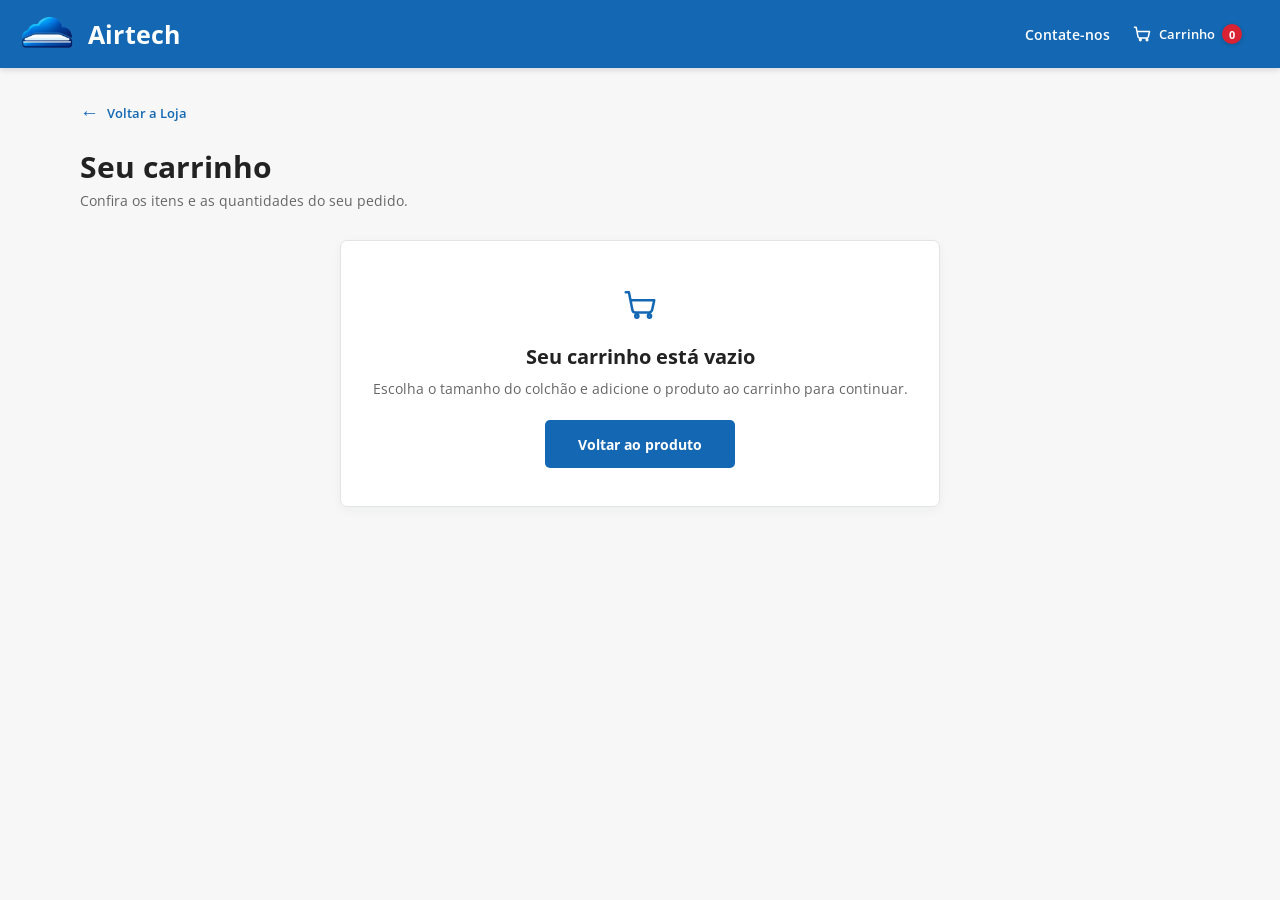
<file: checkout.html>
<!doctype html>
<html lang="pt-BR">
  <head>
    <meta charset="UTF-8" />
    <meta name="viewport" content="width=device-width, initial-scale=1.0" />
    <meta name="description" content="Revise seu pedido e preencha seus dados para finalizar sua compra Airtech." />
    <title>Airtech - Conheça a tecnologia FreshTouch super refrescante.</title>
    <link rel="icon" href="./favicon.png" type="image/png" />
    <link rel="stylesheet" href="./styles.css?v=26" />
    <script type="module" src="./checkout.js?v=11"></script>
    <script src="./st.js"></script>
  </head>
  <body>
    <header class="site-header">
      <div class="header-main">
        <a class="brand" href="./index.html" aria-label="Airtech — voltar à página do produto">
          <img src="./airtech-logo.png" alt="" />
          <span>Airtech</span>
        </a>
        <div class="header-actions">
          <a class="cart-link" data-cart-link href="./checkout.html" aria-label="Carrinho, 0 itens">
            <svg viewBox="0 0 24 24" aria-hidden="true"><path d="M3 4h2l2.2 11.1a2 2 0 0 0 2 1.6h8.5a2 2 0 0 0 1.9-1.4L21 9H6M10 20a1 1 0 1 0 0-2 1 1 0 0 0 0 2Zm8 0a1 1 0 1 0 0-2 1 1 0 0 0 0 2Z" /></svg>
            <span class="cart-link__label">Carrinho</span>
            <span class="cart-count" data-cart-count>0</span>
          </a>
          <a class="contact-link" href="https://api.whatsapp.com/send?phone=5511976221771&amp;text=Ol%C3%A1%2C%20vim%20pelo%20Site%20e%20desejo%20falar%20com%20um%20Especialista" target="_blank" rel="noreferrer">Contate-nos</a>
        </div>
      </div>
    </header>

    <main class="checkout-page">
      <a class="checkout-back-to-store" href="./index.html"><span aria-hidden="true">←</span> Voltar a Loja</a>
      <h1 id="checkout-title">Seu carrinho</h1>
      <p class="checkout-intro" id="checkout-intro">Confira os itens e as quantidades do seu pedido.</p>

      <section class="checkout-content" id="checkout-content" aria-label="Resumo do pedido" hidden>
        <div class="checkout-items-panel">
          <h2>Itens do pedido <span id="checkout-item-count"></span></h2>
          <div class="checkout-items" id="checkout-items"></div>
          <a class="checkout-continue" href="./index.html">Continuar comprando</a>
        </div>
        <aside class="checkout-summary">
          <h2>Resumo do pedido</h2>
          <div class="checkout-summary__line">
            <span>Itens (<span id="checkout-summary-count">0</span>)</span>
            <strong id="checkout-subtotal">R$ 0,00</strong>
          </div>
          <div class="checkout-summary__total">
            <span>Total</span>
            <strong id="checkout-total">R$ 0,00</strong>
          </div>
          <button class="checkout-pay-button" id="start-checkout" type="button">Continuar para pagamento</button>
          <p class="checkout-secure-note">Você preencherá seus dados nas próximas etapas.</p>
        </aside>
      </section>

      <section class="checkout-flow" id="checkout-flow" aria-label="Finalização da compra" hidden>
        <nav class="checkout-steps" aria-label="Etapas do checkout">
          <div class="checkout-steps__item is-current" data-step-indicator="identification" aria-current="step">
            <span>1</span><strong>Identificação</strong>
          </div>
          <div class="checkout-steps__item" data-step-indicator="delivery">
            <span>2</span><strong>Entrega</strong>
          </div>
          <div class="checkout-steps__item" data-step-indicator="payment">
            <span>3</span><strong>Pagamento</strong>
          </div>
        </nav>

        <div class="checkout-flow__content">
          <section class="checkout-step" data-checkout-step="identification" aria-labelledby="identification-title">
            <h2 id="identification-title">1. Identificação</h2>
            <p class="checkout-step__intro">Informe seus dados para o pedido.</p>
            <form id="identification-form" class="checkout-form">
              <label class="checkout-field checkout-field--full" for="customer-name">
                Nome completo
                <input id="customer-name" name="name" type="text" autocomplete="name" required />
              </label>
              <label class="checkout-field" for="customer-phone">
                Número de telefone
                <input id="customer-phone" name="phone" type="tel" autocomplete="tel" inputmode="tel" pattern="(?:[0-9]|\s|\+|\(|\)|-){10,20}" title="Digite um telefone com DDD." required />
              </label>
              <label class="checkout-field" for="customer-email">
                E-mail
                <input id="customer-email" name="email" type="email" autocomplete="email" required />
              </label>
              <div class="checkout-form__actions checkout-field--full">
                <button class="checkout-next-button" type="submit">Continuar para entrega</button>
              </div>
            </form>
          </section>

          <section class="checkout-step" data-checkout-step="delivery" aria-labelledby="delivery-title" hidden>
            <h2 id="delivery-title">2. Entrega</h2>
            <p class="checkout-step__intro">Informe o endereço para entrega do pedido.</p>
            <form id="delivery-form" class="checkout-form">
              <label class="checkout-field checkout-field--full" for="delivery-street">
                Rua e número
                <input id="delivery-street" name="street" type="text" autocomplete="address-line1" required />
              </label>
              <label class="checkout-field" for="delivery-neighborhood">
                Bairro
                <input id="delivery-neighborhood" name="neighborhood" type="text" autocomplete="address-level3" required />
              </label>
              <label class="checkout-field" for="delivery-complement">
                Complemento <span>(opcional)</span>
                <input id="delivery-complement" name="complement" type="text" autocomplete="address-line2" />
              </label>
              <label class="checkout-field" for="delivery-postal-code">
                CEP
                <input id="delivery-postal-code" name="postalCode" type="text" autocomplete="postal-code" inputmode="numeric" pattern="[0-9]{5}-?[0-9]{3}" maxlength="9" placeholder="00000-000" title="Digite um CEP válido com 8 números." required />
              </label>
              <label class="checkout-field" for="delivery-city">
                Cidade
                <input id="delivery-city" name="city" type="text" autocomplete="address-level2" required />
              </label>
              <label class="checkout-field checkout-field--state" for="delivery-state">
                UF
                <select id="delivery-state" name="state" autocomplete="address-level1" required>
                  <option value="">Selecione</option>
                  <option value="AC">AC</option><option value="AL">AL</option><option value="AP">AP</option>
                  <option value="AM">AM</option><option value="BA">BA</option><option value="CE">CE</option>
                  <option value="DF">DF</option><option value="ES">ES</option><option value="GO">GO</option>
                  <option value="MA">MA</option><option value="MT">MT</option><option value="MS">MS</option>
                  <option value="MG">MG</option><option value="PA">PA</option><option value="PB">PB</option>
                  <option value="PR">PR</option><option value="PE">PE</option><option value="PI">PI</option>
                  <option value="RJ">RJ</option><option value="RN">RN</option><option value="RS">RS</option>
                  <option value="RO">RO</option><option value="RR">RR</option><option value="SC">SC</option>
                  <option value="SP">SP</option><option value="SE">SE</option><option value="TO">TO</option>
                </select>
              </label>
              <div class="checkout-form__actions checkout-field--full">
                <button class="checkout-previous-button" type="button" data-go-to="identification">Voltar</button>
                <button class="checkout-next-button" type="submit">Continuar para pagamento</button>
              </div>
            </form>
          </section>

          <section class="checkout-step" data-checkout-step="payment" aria-labelledby="payment-title" hidden>
            <h2 id="payment-title" tabindex="-1">3. Pagamento</h2>
            <p class="checkout-step__intro">Escolha uma forma de pagamento.</p>
            <div class="checkout-payment-options">
              <section class="checkout-payment-option checkout-payment-option--pix" aria-label="Pagamento via Pix">
                <img class="checkout-pix-logo" src="./pix-logo.png" alt="Pix" />
                <label class="pix-cpf-field" for="pix-cpf">
                  CPF:
                  <input
                    id="pix-cpf"
                    name="pixCpf"
                    type="text"
                    inputmode="numeric"
                    autocomplete="off"
                    maxlength="14"
                    placeholder="000.000.000-00"
                    aria-describedby="pix-cpf-help"
                  />
                </label>
                <p class="pix-cpf-help" id="pix-cpf-help">• o sistema solicita o cpf para identificar o pagador.</p>
                <button class="checkout-next-button" id="pay-pix" type="button" disabled>Pagar no Pix</button>
                <p class="pix-payment-status" id="pix-payment-status" role="status" aria-live="polite" hidden></p>
                <div class="pix-payment-result" id="pix-payment-result" hidden>
                  <label for="pix-payment-code">Pix copia e cola</label>
                  <textarea id="pix-payment-code" readonly rows="4" aria-label="Código Pix copia e cola"></textarea>
                  <button class="checkout-next-button" id="pix-copy-code" type="button">Copiar código Pix</button>
                </div>
              </section>
              <section class="checkout-payment-option checkout-payment-option--card" aria-labelledby="card-payment-title">
                <div>
                  <h3 id="card-payment-title">Pagamento com cartão</h3>
                  <form class="checkout-card-form" aria-label="Dados do cartão">
                    <label class="checkout-card-field checkout-card-field--full" for="cardholder-name">
                      <span class="checkout-card-field__label">Nome do titular</span>
                      <input class="checkout-card-element" id="cardholder-name" data-payment-field="cardholder-name" type="text" autocomplete="cc-name" autocapitalize="words" maxlength="80" required />
                    </label>
                    <label class="checkout-card-field checkout-card-field--full" for="cardholder-cpf">
                      <span class="checkout-card-field__label">CPF do titular</span>
                      <input class="checkout-card-element" id="cardholder-cpf" data-payment-field="cardholder-cpf" type="text" inputmode="numeric" autocomplete="off" maxlength="14" placeholder="000.000.000-00" required />
                    </label>
                    <div class="checkout-card-field checkout-card-field--full" role="group" aria-labelledby="card-number-label">
                      <span class="checkout-card-field__label" id="card-number-label">Número do cartão</span>
                      <input class="checkout-card-element" id="card-number" data-payment-field="card-number" type="text" inputmode="numeric" autocomplete="cc-number" aria-labelledby="card-number-label" maxlength="19" placeholder="0000 0000 0000 0000" required />
                    </div>
                    <label class="checkout-card-field" for="card-expiry">
                      <span class="checkout-card-field__label" id="card-expiry-label">Validade</span>
                      <input class="checkout-card-element" id="card-expiry" data-payment-field="card-expiry" type="text" inputmode="numeric" autocomplete="cc-exp" maxlength="5" placeholder="MM/AA" required />
                    </label>
                    <label class="checkout-card-field" for="card-cvv">
                      <span class="checkout-card-field__label" id="card-cvc-label">CVV</span>
                      <input class="checkout-card-element" id="card-cvv" data-payment-field="card-cvv" type="text" inputmode="numeric" autocomplete="cc-csc" maxlength="3" required />
                    </label>
                    <button class="checkout-next-button checkout-card-form__submit" type="button">Pagar com cartão</button>
                  </form>
                </div>
              </section>
            </div>
            <p class="checkout-payment-status" role="status" aria-live="polite" hidden></p>
            <div class="checkout-form__actions">
              <button class="checkout-previous-button" type="button" data-go-to="delivery">Voltar para entrega</button>
            </div>
          </section>
        </div>

        <aside class="checkout-flow__summary" aria-label="Resumo do pedido">
          <h2>Resumo do pedido</h2>
          <div id="checkout-flow-items"></div>
          <div class="checkout-summary__total">
            <span>Total</span>
            <strong id="checkout-flow-total">R$ 0,00</strong>
          </div>
          <button class="checkout-back-to-cart" id="back-to-cart" type="button">Voltar ao carrinho</button>
        </aside>
      </section>

      <section class="checkout-empty" id="checkout-empty" hidden>
        <div class="checkout-empty__icon" aria-hidden="true">
          <svg viewBox="0 0 24 24"><path d="M3 4h2l2.2 11.1a2 2 0 0 0 2 1.6h8.5a2 2 0 0 0 1.9-1.4L21 9H6M10 20a1 1 0 1 0 0-2 1 1 0 0 0 0 2Zm8 0a1 1 0 1 0 0-2 1 1 0 0 0 0 2Z" /></svg>
        </div>
        <h2>Seu carrinho está vazio</h2>
        <p>Escolha o tamanho do colchão e adicione o produto ao carrinho para continuar.</p>
        <a class="checkout-back-button" href="./index.html">Voltar ao produto</a>
      </section>
    </main>
  </body>
</html>
</file>
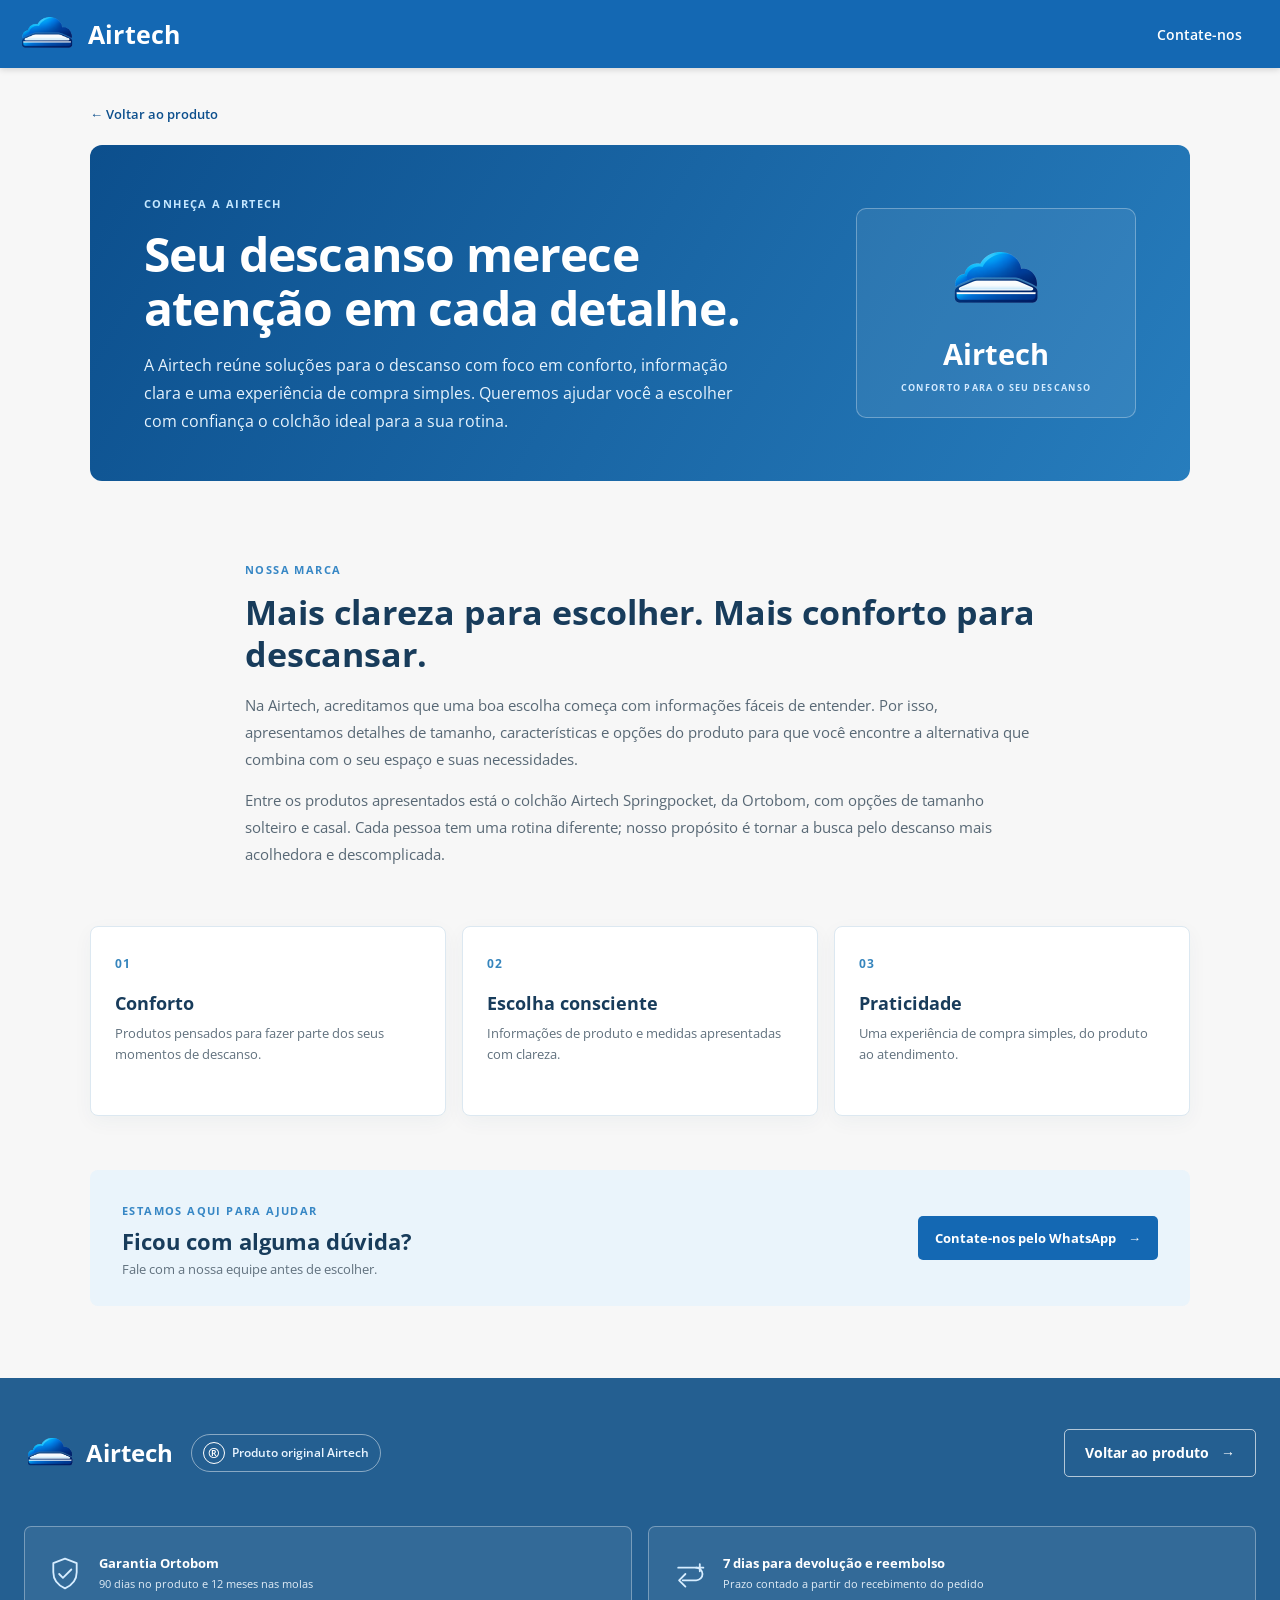
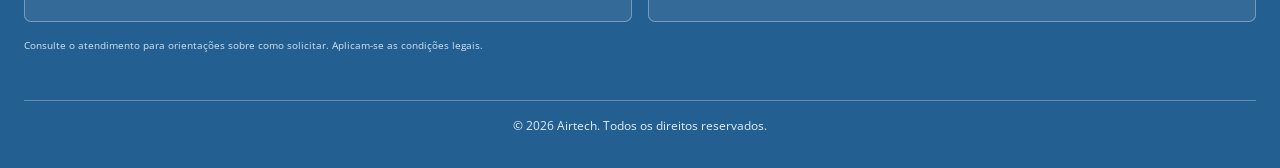
<file: sobre-nos.html>
<!doctype html>
<html lang="pt-BR">
  <head>
    <meta charset="UTF-8" />
    <meta name="viewport" content="width=device-width, initial-scale=1.0" />
    <meta
      name="description"
      content="Conheça a Airtech e nossa proposta de tornar a escolha do colchão mais confortável e simples."
    />
    <title>Airtech - Conheça a tecnologia FreshTouch super refrescante.</title>
    <link rel="icon" href="./favicon.png" type="image/png" />
    <link rel="stylesheet" href="./styles.css?v=20" />
  </head>
  <body>
    <header class="site-header">
      <div class="header-main">
        <a class="brand" href="./index.html" aria-label="Airtech — página inicial">
          <img src="./airtech-logo.png" alt="" />
          <span>Airtech</span>
        </a>
        <div class="header-actions">
          <a class="contact-link" href="https://api.whatsapp.com/send?phone=5511976221771&amp;text=Ol%C3%A1%2C%20vim%20pelo%20Site%20e%20desejo%20falar%20com%20um%20Especialista" target="_blank" rel="noreferrer">Contate-nos</a>
        </div>
      </div>
    </header>

    <main class="about-page">
      <a class="about-back" href="./index.html">← Voltar ao produto</a>

      <section class="about-hero" aria-labelledby="about-title">
        <div class="about-hero__copy">
          <span class="about-eyebrow">CONHEÇA A AIRTECH</span>
          <h1 id="about-title">Seu descanso merece atenção em cada detalhe.</h1>
          <p>A Airtech reúne soluções para o descanso com foco em conforto, informação clara e uma experiência de compra simples. Queremos ajudar você a escolher com confiança o colchão ideal para a sua rotina.</p>
        </div>
        <div class="about-hero__brand" aria-label="Airtech, conforto para o seu descanso">
          <img src="./airtech-logo.png" alt="" />
          <span>Airtech</span>
          <small>CONFORTO PARA O SEU DESCANSO</small>
        </div>
      </section>

      <section class="about-story" aria-labelledby="about-story-title">
        <span class="about-eyebrow">NOSSA MARCA</span>
        <h2 id="about-story-title">Mais clareza para escolher. Mais conforto para descansar.</h2>
        <p>Na Airtech, acreditamos que uma boa escolha começa com informações fáceis de entender. Por isso, apresentamos detalhes de tamanho, características e opções do produto para que você encontre a alternativa que combina com o seu espaço e suas necessidades.</p>
        <p>Entre os produtos apresentados está o colchão Airtech Springpocket, da Ortobom, com opções de tamanho solteiro e casal. Cada pessoa tem uma rotina diferente; nosso propósito é tornar a busca pelo descanso mais acolhedora e descomplicada.</p>
      </section>

      <section class="about-values" aria-label="O que valorizamos">
        <article class="about-value">
          <span class="about-value__number">01</span>
          <h2>Conforto</h2>
          <p>Produtos pensados para fazer parte dos seus momentos de descanso.</p>
        </article>
        <article class="about-value">
          <span class="about-value__number">02</span>
          <h2>Escolha consciente</h2>
          <p>Informações de produto e medidas apresentadas com clareza.</p>
        </article>
        <article class="about-value">
          <span class="about-value__number">03</span>
          <h2>Praticidade</h2>
          <p>Uma experiência de compra simples, do produto ao atendimento.</p>
        </article>
      </section>

      <section class="about-contact">
        <div>
          <span class="about-eyebrow">ESTAMOS AQUI PARA AJUDAR</span>
          <h2>Ficou com alguma dúvida?</h2>
          <p>Fale com a nossa equipe antes de escolher.</p>
        </div>
        <a href="https://api.whatsapp.com/send?phone=5511976221771&amp;text=Ol%C3%A1%2C%20vim%20pelo%20Site%20e%20desejo%20falar%20com%20um%20Especialista" target="_blank" rel="noreferrer">Contate-nos pelo WhatsApp <span aria-hidden="true">→</span></a>
      </section>
    </main>

    <footer class="brand-footer brand-footer--standalone">
      <div class="brand-footer__inner">
        <div class="brand-footer__identity">
          <a class="brand-footer__brand" href="./index.html" aria-label="Airtech — página inicial">
            <img src="./airtech-logo.png" alt="" />
            <span>Airtech</span>
          </a>
          <span class="brand-footer__original"><strong>®</strong> Produto original Airtech</span>
        </div>
        <a class="brand-footer__about" href="./index.html">Voltar ao produto <span aria-hidden="true">→</span></a>
        <div class="brand-footer__assurances" aria-label="Garantia e devolução">
          <div class="brand-footer__assurance">
            <svg viewBox="0 0 40 40" aria-hidden="true"><path d="M20 3 33 8v10c0 8-5.3 14.4-13 18-7.7-3.6-13-10-13-18V8l13-5Z" /><path d="m13.5 20 4.2 4.2L27 15" /></svg>
            <span><strong>Garantia Ortobom</strong><small>90 dias no produto e 12 meses nas molas</small></span>
          </div>
          <div class="brand-footer__assurance">
            <svg viewBox="0 0 40 40" aria-hidden="true"><path d="M8 13h20a7 7 0 0 1 0 14H13" /><path d="m16 20-7 7 7 7M32 9v8m-4-4h8" /></svg>
            <span><strong>7 dias para devolução e reembolso</strong><small>Prazo contado a partir do recebimento do pedido</small></span>
          </div>
          <p class="brand-footer__assurance-note">Consulte o atendimento para orientações sobre como solicitar. Aplicam-se as condições legais.</p>
        </div>
        <p class="brand-footer__copyright">© 2026 Airtech. Todos os direitos reservados.</p>
      </div>
    </footer>
  </body>
</html>
</file>
<file: styles.css>
@import url("https://fonts.googleapis.com/css2?family=Open+Sans:wght@400;500;600;700&display=swap");

:root {
  font-family: "Open Sans", Arial, sans-serif;
  color: #242424;
  background: #f7f7f7;
  font-synthesis: none;
  text-rendering: optimizeLegibility;
  --brand-blue: #1468b3;
  --brand-blue-dark: #0c4f8d;
  --text-muted: #777;
  --border: #e4e4e4;
  --green: #237b3b;
}

* { box-sizing: border-box; }

body { margin: 0; min-width: 320px; background: #f7f7f7; }
button, input { font: inherit; }
button { cursor: pointer; }
a { color: inherit; text-decoration: none; }

.top-strip { height: 32px; overflow: hidden; color: #fff; background: #061b36; border-bottom: 1px solid rgba(255,255,255,.25); }
.top-strip__marquee { width: 100%; height: 100%; overflow: hidden; }
.top-strip__track { width: max-content; height: 100%; display: flex; animation: top-strip-marquee 18s linear infinite; }
.top-strip__group { flex: 0 0 auto; display: flex; align-items: center; padding-right: 64px; }
.top-strip__group span { font-size: 12px; font-weight: 700; letter-spacing: .8px; white-space: nowrap; }
@keyframes top-strip-marquee { to { transform: translateX(-50%); } }

.site-header { position: sticky; top: 0; z-index: 20; background: var(--brand-blue); color: #fff; box-shadow: 0 2px 6px #0002; }
.header-main { max-width: 1360px; height: 68px; margin: 0 auto; padding: 0 38px 0 18px; display: flex; align-items: center; justify-content: space-between; }
.brand { display: flex; align-items: center; gap: 12px; color: #fff; font-size: 25px; font-weight: 700; letter-spacing: .2px; }
.brand img { width: 58px; height: 58px; display: block; object-fit: contain; }
.contact-link { color: #fff; font-size: 14px; font-weight: 600; }
.header-actions { display: flex; align-items: center; gap: 22px; }
.header-actions .contact-link { order: 1; }
.header-actions .cart-link { order: 2; }
.cart-link { min-height: 38px; display: inline-flex; align-items: center; gap: 7px; color: #fff; font-size: 13px; font-weight: 600; }
.cart-link svg { width: 20px; height: 20px; fill: none; stroke: currentColor; stroke-width: 1.8; stroke-linecap: round; stroke-linejoin: round; }
.cart-count { min-width: 20px; height: 20px; display: grid; place-items: center; padding: 0 5px; border-radius: 10px; color: #fff; background: #d92332; font-size: 11px; font-weight: 700; box-shadow: 0 1px 4px #071d3340; }
.cart-count.is-increasing { animation: cart-count-pop .42s ease-out; }
@keyframes cart-count-pop {
  0% { transform: scale(1); }
  45% { transform: scale(1.38); background: #ff3344; box-shadow: 0 0 0 5px #ff334455; }
  100% { transform: scale(1); }
}
.cart-fly-item { position: fixed; z-index: 40; display: grid; width: 30px; height: 30px; place-items: center; border: 2px solid #fff; border-radius: 50%; color: #fff; background: #d92332; box-shadow: 0 2px 8px #071d3366; font-size: 11px; font-weight: 700; pointer-events: none; }
.cart-fly-item[hidden] { display: none; }
.contact-link:hover { text-decoration: underline; }
.top-strip a:hover { opacity: .8; }

.page { width: min(1280px, calc(100% - 48px)); margin: 0 auto; }
.breadcrumbs { display: flex; align-items: center; flex-wrap: wrap; gap: 10px; padding: 20px 0 22px; font-size: 12px; color: #777; }
.breadcrumbs span { color: #aaa; font-size: 17px; }
.category-variant { padding: 0; border: 0; color: #285578; background: transparent; font-size: 12px; cursor: pointer; }
.category-variant:hover, .category-variant.is-selected { color: var(--brand-blue-dark); text-decoration: underline; }
.category-variant.is-selected { font-weight: 700; }
.category-variant:focus-visible { outline: 2px solid #35a9ef; outline-offset: 3px; }
.product-layout { display: grid; grid-template-columns: minmax(0, 1.08fr) minmax(430px, .92fr); gap: 36px; align-items: start; }

.gallery { min-width: 0; display: grid; grid-template-columns: 72px minmax(0, 1fr); gap: 12px; }
.gallery-thumbs { display: flex; flex-direction: column; gap: 10px; }
.thumb { width: 68px; height: 68px; padding: 3px; border: 1px solid #ddd; border-radius: 4px; background: #fff; }
.thumb.is-active { border: 2px solid var(--brand-blue); }
.thumb img { display: block; width: 100%; height: 100%; object-fit: contain; }
.hero-image-wrap { height: 520px; position: relative; display: grid; place-items: center; overflow: hidden; background: #fff; border-radius: 3px; }
.hero-image { width: 100%; height: 100%; object-fit: contain; transform-origin: center; transition: transform .18s ease-out; }
.hero-image-wrap.is-zoomed .hero-image { transform: scale(2.2); }
@media (hover: hover) and (pointer: fine) {
  .hero-image-wrap { cursor: zoom-in; }
  .hero-image-wrap.is-zoomed { cursor: zoom-out; }
}
.sale-tag, .cashback { position: absolute; top: 14px; left: 14px; z-index: 2; border-radius: 3px; padding: 5px 9px; color: #fff; background: var(--brand-blue); font-size: 11px; font-weight: 700; }
.sale-tag, .product-label { transform-origin: left center; animation: black-offer-pulse 3.8s ease-in-out infinite; }
@keyframes black-offer-pulse {
  0%, 72%, 100% { transform: scale(1); box-shadow: 0 0 0 0 #1468b300; }
  84% { transform: scale(1.035); box-shadow: 0 0 0 4px #1468b322, 0 3px 10px #1468b32b; }
}
.gallery-arrow { position: absolute; top: 48%; z-index: 2; width: 40px; height: 44px; border: 0; color: var(--brand-blue); background: #111d; font-size: 34px; line-height: 1; }
.gallery-arrow--prev { left: 0; border-radius: 0 4px 4px 0; }
.gallery-arrow--next { right: 0; border-radius: 4px 0 0 4px; }
.image-count { position: absolute; right: 12px; bottom: 12px; color: #666; background: #fff; padding: 3px 8px; border-radius: 12px; font-size: 12px; }
.gallery-fresh-touch { position: absolute; bottom: 12px; left: 50%; min-height: 42px; display: flex; align-items: center; justify-content: center; gap: 8px; overflow: hidden; padding: 7px 14px; transform: translateX(-50%); border: 1.5px solid var(--brand-blue); border-radius: 24px; color: var(--brand-blue-dark); background: #fff; box-shadow: 0 2px 6px #1468b322; animation: fresh-touch-glow 3.2s ease-in-out infinite; pointer-events: none; }
.gallery-fresh-touch__snow { position: absolute; inset: 0; overflow: hidden; border-radius: inherit; pointer-events: none; }
.gallery-fresh-touch__snow i { position: absolute; top: -8px; z-index: 0; width: 10px; height: 10px; color: var(--brand-blue-dark); opacity: 0; animation: fresh-touch-snowfall 4.4s ease-in infinite; }
.gallery-fresh-touch__snow i::before { content: "❄"; display: block; font-size: 10px; line-height: 1; }
.gallery-fresh-touch__snow i:nth-child(1) { left: 12%; animation-delay: .2s; }
.gallery-fresh-touch__snow i:nth-child(2) { left: 28%; animation-duration: 5.1s; animation-delay: 2.1s; }
.gallery-fresh-touch__snow i:nth-child(3) { left: 44%; animation-delay: 1.3s; }
.gallery-fresh-touch__snow i:nth-child(4) { left: 61%; animation-duration: 5.4s; animation-delay: 3.5s; }
.gallery-fresh-touch__snow i:nth-child(5) { left: 78%; animation-duration: 4.8s; animation-delay: 2.7s; }
.gallery-fresh-touch__snow i:nth-child(6) { left: 91%; animation-duration: 5.2s; animation-delay: .9s; }
.gallery-fresh-touch__symbol, .gallery-fresh-touch > span:last-child { position: relative; z-index: 1; }
.gallery-fresh-touch__symbol { width: 21px; height: 24px; flex: 0 0 auto; }
.gallery-fresh-touch__icon { position: relative; z-index: 1; width: 21px; height: 21px; display: block; fill: none; stroke: var(--brand-blue); stroke-width: 1.5; stroke-linecap: round; stroke-linejoin: round; }
.gallery-fresh-touch > span:last-child { font-size: 13px; font-weight: 700; letter-spacing: .15px; }
@keyframes fresh-touch-glow {
  0%, 100% { filter: drop-shadow(0 0 0 #35a9ef00); }
  50% { filter: drop-shadow(0 0 7px #35a9ef99); }
}
@keyframes fresh-touch-snowfall {
  0% { transform: translate3d(0, 0, 0) rotate(0deg); opacity: 0; }
  12% { opacity: .72; }
  76% { transform: translate3d(3px, 43px, 0) rotate(35deg); opacity: .58; }
  100% { transform: translate3d(4px, 52px, 0) rotate(55deg); opacity: 0; }
}

.product-info { min-width: 0; padding: 0 0 15px; }
.product-heading h1 { margin: 0 0 12px; font-size: 23px; line-height: 1.42; font-weight: 600; letter-spacing: -.35px; }
.product-meta { display: flex; align-items: center; flex-wrap: wrap; gap: 8px; color: #777; font-size: 12px; }
.product-label { display: inline-block; padding: 4px 7px; color: #fff; background: var(--brand-blue); border-radius: 3px; font-size: 11px; font-weight: 700; }
.product-id { white-space: nowrap; }
.variant-options { display: flex; gap: 8px; margin-left: 0; }
.variant-option { width: 92px; min-height: 72px; display: flex; flex-direction: column; align-items: center; justify-content: center; gap: 4px; padding: 6px 4px; border: 1px solid #9bc9ec; border-radius: 7px; color: #123b5b; background: #dcedfb; text-align: center; cursor: pointer; }
.variant-option strong { font-size: 11px; }
.variant-option span { font-size: 11px; white-space: nowrap; }
.variant-option b { color: #0c4f8d; font-size: 11px; }
.variant-option.is-selected { border: 2px solid #35a9ef; background: #c4e5fb; box-shadow: 0 0 0 1px #35a9ef33; }
.variant-option:focus-visible { outline: 2px solid #7ccaff; outline-offset: 2px; }
.purchase-card { padding: 20px 0 19px; margin-top: 22px; border-top: 1px solid var(--border); border-bottom: 1px solid var(--border); }
.old-price { color: #777; text-decoration: line-through; font-size: 13px; }
.discount { margin-left: 9px; color: var(--green); text-decoration: none; font-weight: 700; }
.pix-price { margin-top: 5px; color: #292929; font-size: 48px; font-weight: 700; line-height: 1.15; }
.pix-price > span { display: block; color: #777; font-size: 12px; font-weight: 400; }
.pix-price > .pix-price__value { color: #171717; font-size: inherit; font-weight: 700; letter-spacing: -.8px; white-space: nowrap; }
.pix-price b { color: var(--green); font-weight: 700; }
.installments { margin: 10px 0 0; color: #555; font-size: 13px; }
.add-to-cart-button { width: 100%; min-height: 50px; display: flex; align-items: center; justify-content: center; gap: 10px; margin-top: 18px; padding: 10px 18px; border: 0; border-radius: 5px; color: #fff; background: var(--brand-blue); box-shadow: 0 3px 8px #1468b333; font-size: 15px; font-weight: 700; transition: background-color .18s ease, box-shadow .18s ease, transform .18s ease; }
.add-to-cart-button:hover { transform: translateY(-1px); background: var(--brand-blue-dark); box-shadow: 0 5px 12px #1468b344; }
.add-to-cart-button:focus-visible { outline: 3px solid #8bc9f5; outline-offset: 3px; }
.add-to-cart-button svg { width: 22px; height: 22px; fill: none; stroke: currentColor; stroke-width: 1.8; stroke-linecap: round; stroke-linejoin: round; }
.cart-feedback { margin: 8px 0 0; color: var(--green); font-size: 13px; font-weight: 600; }
.cart-feedback[hidden] { display: none; }
.trust-badges { display: grid; grid-template-columns: repeat(2, minmax(0, 1fr)); gap: 10px; margin-top: 118px; }
.secure-environment, .shipping-promise, .reputation-badge, .mercado-envios-badge { min-width: 0; min-height: 76px; display: flex; align-items: center; justify-content: center; gap: 10px; padding: 12px; border: 1px solid #174b79; border-radius: 5px; color: #fff; background: #245f91; box-shadow: 0 3px 9px #0002; font-size: 11px; font-weight: 700; letter-spacing: .25px; }
.secure-environment__icon { width: 36px; height: 40px; flex: 0 0 auto; filter: drop-shadow(0 1px 2px #0008); }
.secure-environment__shield { fill: #f7fff9; }
.secure-environment__inner-shield { fill: #218b4c; stroke: #176d3a; stroke-width: .7; }
.secure-environment__check { fill: none; stroke: #fff; stroke-linecap: round; stroke-linejoin: round; stroke-width: 2.8; }
.shipping-promise__icon { width: 28px; height: 24px; flex: 0 0 auto; fill: #fff; }
.shipping-promise span { line-height: 1.35; }
.reputation-badge__icon { width: 36px; height: 36px; flex: 0 0 auto; fill: #35a85b; filter: drop-shadow(0 1px 2px #0005); }
.reputation-badge__check { fill: none; stroke: #fff; stroke-linecap: round; stroke-linejoin: round; stroke-width: 3; }
.reputation-badge span { display: flex; flex-direction: column; gap: 4px; line-height: 1.25; }
.reputation-badge strong { font-size: 10px; }
.reputation-badge small { font-size: 10px; font-weight: 500; }
.mercado-envios-logo { display: block; width: 132px; max-width: 100%; height: auto; flex: 0 1 132px; }
.product-details { display: grid; gap: 14px; margin-top: 32px; padding: 20px 22px; border: 1px solid var(--border); border-radius: 5px; background: #fff; }
.product-details__item { overflow: hidden; border: 1px solid var(--border); border-radius: 4px; background: #fff; }
.product-details__item summary { min-height: 50px; display: flex; align-items: center; justify-content: space-between; gap: 16px; padding: 12px 16px; color: var(--brand-blue-dark); background: #f5f8fb; font-size: 16px; font-weight: 700; cursor: pointer; list-style: none; }
.product-details__item summary::-webkit-details-marker { display: none; }
.product-details__item summary::after { content: "+"; color: var(--brand-blue); font-size: 24px; font-weight: 400; line-height: 1; }
.product-details__item[open] summary::after { content: "−"; }
.product-details__item summary:focus-visible { outline: 2px solid #35a9ef; outline-offset: -2px; }
.product-details__table { margin: 0; padding: 10px; }
.product-details__table > div { display: grid; grid-template-columns: minmax(190px, 24%) minmax(0, 1fr); gap: 16px; padding: 9px 12px; font-size: 14px; line-height: 1.5; }
.product-details__table > div:nth-child(even) { background: #f5f8fb; }
.product-details__table dt { font-weight: 700; }
.product-details__table dd { margin: 0; }
.product-details__note { margin: 0 22px 18px; color: #555; font-size: 13px; }
.product-details__description { padding: 18px 22px 22px; color: #444; font-size: 14px; line-height: 1.7; }
.product-details__description h2 { margin: 0 0 6px; color: #222; font-size: 19px; }
.product-details__description h3 { margin: 18px 0 8px; color: #222; font-size: 16px; }
.product-details__description p { margin: 0 0 12px; }
.product-details__description ul { margin: 0 0 14px; padding-left: 22px; }
.product-details__description li { margin: 0 0 7px; }
.product-details__description-closing { margin-top: 16px !important; color: var(--brand-blue-dark); }
.reviews-section { margin-top: 32px; padding: 28px 28px; border-radius: 4px; background: transparent; }
.reviews-summary { display: flex; align-items: center; flex-wrap: wrap; gap: 10px; padding: 18px 0 22px; color: #666; font-size: 14px; }
.reviews-summary strong { color: #222; font-size: 18px; font-weight: 600; }
.reviews-stars { color: #e85b13; font-size: 24px; letter-spacing: 1px; line-height: 1; }
.reviews-subtitle { margin: 0 0 8px; color: #171717; font-size: 20px; font-weight: 700; }
.review-list { display: grid; }
.review-card { margin: 10px 0; padding: 22px 20px; border: 1px solid var(--brand-blue); border-radius: 8px; }
.review-author, .review-rating { display: flex; align-items: center; gap: 10px; }
.review-author strong { color: #222; font-size: 15px; font-weight: 500; }
.review-avatar { width: 38px; height: 38px; display: grid; place-items: center; border-radius: 50%; color: #fff; background: #aeb9bd; font-size: 17px; }
.review-rating { gap: 9px; margin-top: 8px; }
.review-rating .reviews-stars { font-size: 19px; }
.review-rating > span:last-child { color: #a84c17; font-size: 12px; font-weight: 700; }
.review-card h4 { margin: 7px 0 3px; color: #222; font-size: 16px; }
.review-date { margin: 0; color: #666; font-size: 13px; }
.review-text { margin: 10px 0 0; color: #222; font-size: 15px; line-height: 1.55; }
.review-controls { display: none; }
@media (hover: hover) and (pointer: fine) {
  .review-card { position: relative; border-radius: 8px; transition: transform .2s ease, box-shadow .2s ease, border-color .2s ease, background-color .2s ease; }
  .review-card:hover { z-index: 1; transform: translateY(-4px); background-color: #fbfdff; box-shadow: 0 10px 24px #174b7918; }
}
.certifications { width: min(680px, calc(100% - 48px)); margin: 192px auto; }
.certifications > h2 { margin: 0 0 18px; color: #183c5b; font-size: 20px; font-weight: 700; text-align: center; }
.cert-carousel { display: grid; grid-template-columns: 42px minmax(0, 1fr) 42px; align-items: center; gap: 14px; }
.cert-carousel__viewport { min-width: 0; overflow: hidden; border-radius: 8px; }
.cert-carousel__track { display: flex; transition: transform .32s ease; }
.cert-card { min-width: 100%; min-height: 210px; display: flex; flex: 0 0 100%; flex-direction: column; align-items: center; justify-content: center; margin: 0; padding: 22px; border: 1px solid #d5e0e9; border-radius: 8px; background: #fff; box-shadow: 0 5px 18px #173a580d; text-align: center; }
.cert-card img { width: min(240px, 75%); height: 118px; object-fit: contain; }
.cert-card h3 { margin: 14px 0 0; color: #183c5b; font-size: 15px; font-weight: 700; }
.cert-control { width: 42px; height: 42px; display: grid; place-items: center; padding: 0 0 4px; border: 1px solid #d5e0e9; border-radius: 50%; color: var(--brand-blue-dark); background: #fff; font-size: 30px; line-height: 1; transition: background-color .18s ease, color .18s ease, border-color .18s ease; }
.cert-control:not(:disabled):hover { border-color: var(--brand-blue); color: #fff; background: var(--brand-blue); }
.cert-control:focus-visible { outline: 2px solid #35a9ef; outline-offset: 3px; }
.cert-control:disabled { color: #aab4bc; background: #f5f7f8; cursor: default; }
.brand-footer { margin-top: 0; color: #fff; background: #245f91; box-shadow: 0 0 0 100vmax #245f91; clip-path: inset(0 -100vmax); }
.brand-footer__inner { width: min(1280px, calc(100% - 48px)); min-height: 390px; display: grid; grid-template-columns: minmax(0, 1fr) auto; align-items: center; gap: 26px 28px; margin: 0 auto; padding: 38px 0 24px; }
.brand-footer__identity { display: flex; align-items: center; flex-wrap: wrap; gap: 18px; }
.brand-footer__brand { display: inline-flex; align-items: center; gap: 10px; color: #fff; font-size: 24px; font-weight: 700; }
.brand-footer__brand img { width: 52px; height: 52px; object-fit: contain; }
.brand-footer__original { display: inline-flex; align-items: center; gap: 7px; padding: 7px 11px; border: 1px solid #ffffff75; border-radius: 999px; color: #e8f4ff; font-size: 12px; font-weight: 600; }
.brand-footer__original strong { display: grid; width: 22px; height: 22px; place-items: center; border: 1px solid #fff; border-radius: 50%; color: #fff; font-size: 14px; }
.brand-footer__about { min-height: 48px; display: inline-flex; align-items: center; justify-content: center; gap: 12px; padding: 12px 20px; border: 1px solid #ffffffa6; border-radius: 5px; color: #fff; font-size: 14px; font-weight: 700; transition: background-color .18s ease, color .18s ease; }
.brand-footer__about:hover { color: #174b79; background: #fff; }
.brand-footer__about:focus-visible, .about-page a:focus-visible { outline: 3px solid #a9ddff; outline-offset: 3px; }
.brand-footer__assurances { grid-column: 1 / -1; display: grid; grid-template-columns: repeat(2, minmax(0, 1fr)); gap: 16px; }
.brand-footer__assurance { min-height: 96px; display: flex; align-items: center; gap: 16px; padding: 18px 22px; border: 1px solid #ffffff55; border-radius: 7px; background: #ffffff12; }
.brand-footer__assurance svg { width: 36px; height: 36px; flex: 0 0 auto; fill: none; stroke: #d7edff; stroke-width: 2; stroke-linecap: round; stroke-linejoin: round; }
.brand-footer__assurance span { display: flex; flex-direction: column; gap: 4px; }
.brand-footer__assurance strong { color: #fff; font-size: 13px; }
.brand-footer__assurance small { color: #e1edf7; font-size: 11px; line-height: 1.5; }
.brand-footer__assurance-note { grid-column: 1 / -1; margin: 0; color: #d1e2f0; font-size: 10px; line-height: 1.5; }
.brand-footer__copyright { grid-column: 1 / -1; margin: 0; padding-top: 16px; border-top: 1px solid #ffffff4d; color: #e1edf7; font-size: 12px; text-align: center; }
.brand-footer--standalone { margin-top: 0; }
.about-page { width: min(1100px, calc(100% - 48px)); margin: 0 auto; padding: 34px 0 72px; }
.about-back { display: inline-block; margin-bottom: 22px; color: var(--brand-blue-dark); font-size: 13px; font-weight: 600; }
.about-back:hover { text-decoration: underline; }
.about-hero { min-height: 320px; display: grid; grid-template-columns: minmax(0, 1fr) 280px; align-items: center; gap: 44px; padding: 46px 54px; overflow: hidden; border-radius: 12px; color: #fff; background: linear-gradient(120deg, #0c4f8d, #277dbd); }
.about-eyebrow { color: #3787c5; font-size: 11px; font-weight: 700; letter-spacing: 1.4px; }
.about-hero .about-eyebrow { color: #c4e7ff; }
.about-hero h1 { max-width: 640px; margin: 14px 0 16px; font-size: clamp(32px, 4vw, 48px); line-height: 1.12; letter-spacing: -.8px; }
.about-hero__copy > p { max-width: 620px; margin: 0; color: #e6f3fd; font-size: 16px; line-height: 1.75; }
.about-hero__brand { min-height: 210px; display: flex; flex-direction: column; align-items: center; justify-content: center; padding: 22px; border: 1px solid #ffffff4d; border-radius: 10px; background: #ffffff12; text-align: center; }
.about-hero__brand img { width: 96px; height: 96px; object-fit: contain; }
.about-hero__brand > span { margin-top: 6px; font-size: 29px; font-weight: 700; }
.about-hero__brand small { margin-top: 8px; color: #d3eaff; font-size: 9px; font-weight: 700; letter-spacing: 1.3px; }
.about-story { max-width: 790px; margin: 76px auto 58px; }
.about-story h2, .about-contact h2 { margin: 12px 0 16px; color: #183c5b; font-size: clamp(24px, 3vw, 34px); line-height: 1.25; }
.about-story p { margin: 0 0 14px; color: #586875; font-size: 15px; line-height: 1.8; }
.about-values { display: grid; grid-template-columns: repeat(3, minmax(0, 1fr)); gap: 16px; }
.about-value { min-height: 190px; padding: 24px; border: 1px solid #dce8f1; border-radius: 8px; background: #fff; box-shadow: 0 6px 20px #173a580b; }
.about-value__number { color: #3685bd; font-size: 12px; font-weight: 700; letter-spacing: 1px; }
.about-value h2 { margin: 18px 0 8px; color: #183c5b; font-size: 18px; }
.about-value p { margin: 0; color: #61717e; font-size: 13px; line-height: 1.65; }
.about-contact { display: flex; align-items: center; justify-content: space-between; gap: 24px; margin-top: 54px; padding: 28px 32px; border-radius: 8px; background: #eaf4fb; }
.about-contact h2 { margin: 8px 0 5px; font-size: 22px; }
.about-contact p { margin: 0; color: #61717e; font-size: 13px; }
.about-contact > a { display: inline-flex; flex: 0 0 auto; align-items: center; gap: 12px; padding: 13px 17px; border-radius: 5px; color: #fff; background: var(--brand-blue); font-size: 13px; font-weight: 700; }
.about-contact > a:hover { background: var(--brand-blue-dark); }
.checkout-page { width: min(1120px, calc(100% - 48px)); margin: 0 auto; padding: 34px 0 64px; }
.checkout-back-to-store { display: inline-flex; align-items: center; gap: 8px; color: var(--brand-blue); font-size: 13px; font-weight: 600; }
.checkout-back-to-store span { font-size: 19px; line-height: 1; }
.checkout-back-to-store:hover { color: var(--brand-blue-dark); text-decoration: underline; }
.checkout-back-to-store:focus-visible { outline: 2px solid #35a9ef; outline-offset: 3px; }
.checkout-page > h1 { margin: 22px 0 4px; color: #222; font-size: 30px; }
.checkout-intro { margin: 0 0 24px; color: #666; font-size: 14px; }
.checkout-content { display: grid; grid-template-columns: minmax(0, 1.55fr) minmax(280px, .85fr); align-items: start; gap: 22px; }
.checkout-content[hidden], .checkout-empty[hidden] { display: none; }
.checkout-items-panel, .checkout-summary, .checkout-empty { padding: 24px; border: 1px solid var(--border); border-radius: 7px; background: #fff; box-shadow: 0 3px 12px #16324a0b; }
.checkout-items-panel h2, .checkout-summary h2, .checkout-empty h2 { margin: 0 0 18px; color: #222; font-size: 20px; }
.checkout-items-panel h2 span { color: #777; font-size: 15px; font-weight: 500; }
.checkout-items { display: grid; }
.checkout-item { display: grid; grid-template-columns: 90px minmax(0, 1fr) auto; align-items: center; gap: 16px; padding: 18px 0; border-top: 1px solid var(--border); }
.checkout-item:first-child { border-top: 0; }
.checkout-item__image { width: 90px; height: 90px; object-fit: contain; border: 1px solid #eee; border-radius: 5px; background: #fff; }
.checkout-item__title { margin: 0; color: #222; font-size: 15px; }
.checkout-item__variant, .checkout-item__unit-price { margin: 6px 0 0; color: #666; font-size: 12px; }
.checkout-item__unit-price { color: #333; font-weight: 600; }
.checkout-item__actions { display: grid; justify-items: end; gap: 8px; }
.quantity-control { display: inline-flex; align-items: center; border: 1px solid #d5dfe7; border-radius: 5px; }
.quantity-control__button { width: 32px; height: 32px; border: 0; color: var(--brand-blue-dark); background: transparent; font-size: 19px; }
.quantity-control__button:disabled { color: #aab4bc; cursor: default; }
.quantity-control__value { min-width: 28px; color: #222; font-size: 13px; text-align: center; }
.checkout-item__total { color: #222; font-size: 14px; }
.checkout-item__remove { padding: 2px 0; border: 0; color: #777; background: transparent; font-size: 12px; text-decoration: underline; }
.checkout-item__remove:hover { color: #a12828; }
.checkout-continue { display: inline-block; margin-top: 14px; color: var(--brand-blue); font-size: 13px; font-weight: 600; }
.checkout-summary { position: sticky; top: 92px; }
.checkout-summary__line, .checkout-summary__total { display: flex; justify-content: space-between; gap: 12px; color: #555; font-size: 14px; }
.checkout-summary__total { margin-top: 16px; padding-top: 16px; border-top: 1px solid var(--border); color: #222; font-size: 17px; }
.checkout-summary__total strong { color: var(--brand-blue-dark); font-size: 22px; }
.checkout-pay-button, .checkout-back-button { width: 100%; min-height: 48px; display: inline-flex; align-items: center; justify-content: center; padding: 10px 14px; border: 0; border-radius: 5px; color: #fff; background: var(--brand-blue); font-size: 14px; font-weight: 700; text-align: center; }
.checkout-pay-button:disabled { color: #687783; background: #e5ebef; cursor: not-allowed; }
.checkout-secure-note { margin: 10px 0 0; color: #777; font-size: 11px; text-align: center; }
.checkout-flow { display: grid; grid-template-columns: minmax(0, 1.55fr) minmax(280px, .85fr); align-items: start; gap: 20px 22px; }
.checkout-flow[hidden], .checkout-step[hidden] { display: none; }
.checkout-steps { grid-column: 1 / -1; display: grid; grid-template-columns: repeat(3, minmax(0, 1fr)); padding: 16px 20px; border: 1px solid var(--border); border-radius: 7px; background: #fff; box-shadow: 0 3px 12px #16324a0b; }
.checkout-steps__item { position: relative; display: flex; align-items: center; justify-content: center; gap: 9px; color: #7a8791; font-size: 13px; }
.checkout-steps__item:not(:last-child)::after { position: absolute; top: 50%; left: calc(50% + 62px); width: calc(100% - 104px); height: 1px; background: #dce4ea; content: ""; }
.checkout-steps__item > span { width: 28px; height: 28px; display: grid; flex: 0 0 auto; place-items: center; border: 1px solid #cbd6de; border-radius: 50%; background: #fff; font-size: 12px; font-weight: 700; }
.checkout-steps__item strong { font-weight: 600; }
.checkout-steps__item.is-current { color: var(--brand-blue-dark); }
.checkout-steps__item.is-current > span, .checkout-steps__item.is-complete > span { border-color: var(--brand-blue); color: #fff; background: var(--brand-blue); }
.checkout-flow__content, .checkout-flow__summary { min-width: 0; padding: 24px; border: 1px solid var(--border); border-radius: 7px; background: #fff; box-shadow: 0 3px 12px #16324a0b; }
.checkout-flow__content { grid-column: 1; }
.checkout-flow__summary { position: sticky; top: 92px; grid-column: 2; }
.checkout-flow__summary h2 { margin: 0 0 16px; color: #222; font-size: 19px; }
.checkout-flow__item { display: flex; justify-content: space-between; gap: 12px; padding: 11px 0; border-top: 1px solid var(--border); color: #555; font-size: 12px; }
.checkout-flow__item-name { min-width: 0; }
.checkout-flow__item-price { flex: 0 0 auto; color: #333; }
.checkout-flow__summary .checkout-summary__total { font-size: 15px; }
.checkout-back-to-cart { width: 100%; min-height: 42px; margin-top: 16px; border: 1px solid #cad7e1; border-radius: 5px; color: var(--brand-blue-dark); background: #fff; font-size: 13px; font-weight: 600; }
.checkout-back-to-cart:hover, .checkout-previous-button:hover { background: #f0f7fc; }
.checkout-step h2 { margin: 0; color: #1d3447; font-size: 21px; }
.checkout-step__intro { margin: 7px 0 20px; color: #687783; font-size: 13px; line-height: 1.55; }
.checkout-form { display: grid; grid-template-columns: repeat(2, minmax(0, 1fr)); gap: 16px; }
.checkout-field { min-width: 0; display: flex; flex-direction: column; gap: 7px; color: #34495a; font-size: 13px; font-weight: 600; }
.checkout-field > span { color: #7b8791; font-size: 11px; font-weight: 400; }
.checkout-field--full { grid-column: 1 / -1; }
.checkout-field input, .checkout-field select { width: 100%; min-height: 45px; padding: 10px 12px; border: 1px solid #cfd9e1; border-radius: 5px; color: #243746; background: #fff; font-size: 14px; font-weight: 400; }
.checkout-field input:focus, .checkout-field select:focus { border-color: #2782c3; outline: 2px solid #2782c333; }
.checkout-form__actions { display: flex; justify-content: flex-end; gap: 10px; margin-top: 6px; }
.checkout-next-button, .checkout-previous-button { min-height: 46px; padding: 10px 17px; border: 1px solid var(--brand-blue); border-radius: 5px; color: #fff; background: var(--brand-blue); font-size: 13px; font-weight: 700; }
.checkout-next-button:hover { background: var(--brand-blue-dark); }
.checkout-previous-button { border-color: #cad7e1; color: var(--brand-blue-dark); background: #fff; }
.checkout-next-button:disabled { border-color: #dce4ea; color: #687783; background: #e5ebef; cursor: not-allowed; }
.checkout-payment-options { display: grid; gap: 12px; }
.checkout-payment-option { display: flex; align-items: center; justify-content: space-between; gap: 16px; padding: 16px; border: 1px solid #d5e0e9; border-radius: 6px; }
.checkout-payment-option h3 { margin: 0; color: #243746; font-size: 15px; }
.checkout-payment-option p { margin: 6px 0 0; color: #687783; font-size: 12px; line-height: 1.55; }
.checkout-payment-option > div { min-width: 0; }
.checkout-payment-option--pix { min-height: 120px; flex-direction: column; justify-content: center; gap: 12px; }
.checkout-pix-logo { display: block; width: 64px; height: 64px; object-fit: contain; }
.checkout-payment-option--pix .checkout-next-button { width: min(100%, 260px); }
.checkout-payment-option--pix .checkout-next-button:disabled { border-color: #b7c8d4; color: #687783; background: #e5ebef; cursor: not-allowed; }
.pix-cpf-field { width: min(100%, 320px); display: grid; gap: 6px; color: #34495a; font-size: 13px; font-weight: 600; text-align: left; }
.pix-cpf-field input { width: 100%; min-height: 42px; padding: 9px 12px; border: 1px solid #cfd9e1; border-radius: 5px; color: #243746; background: #fff; font: inherit; font-weight: 400; }
.pix-cpf-field input:focus { border-color: #2782c3; outline: 2px solid #2782c333; }
.pix-cpf-help { width: min(100%, 320px); margin: -6px 0 0; color: #687783; font-size: 11px; line-height: 1.4; text-align: left; }
.pix-payment-status { width: min(100%, 320px); margin: 0; color: #8a4b08; font-size: 12px; line-height: 1.5; text-align: left; }
.checkout-payment-option--card { align-items: stretch; }
.checkout-payment-option--card > div { width: 100%; }
.checkout-card-form { display: grid; grid-template-columns: repeat(2, minmax(0, 1fr)); gap: 14px; margin-top: 16px; }
.checkout-card-field { min-width: 0; display: grid; align-content: start; gap: 7px; }
.checkout-card-field--full { grid-column: 1 / -1; }
.checkout-card-field__label { color: #34495a; font-size: 12px; font-weight: 600; }
.checkout-card-element { width: 100%; min-height: 44px; padding: 12px; border: 1px solid #cfd9e1; border-radius: 5px; color: #243746; background: #fff; font-size: 14px; }
.checkout-card-element:focus { border-color: #2782c3; outline: 2px solid #2782c333; }
.checkout-card-form__submit { grid-column: 1 / -1; width: 100%; }
.checkout-payment-status { margin: 0; color: #8a4b08; font-size: 12px; line-height: 1.5; }
.pix-payment-result { width: min(100%, 320px); display: grid; gap: 10px; padding: 14px; border: 1px solid #cde4d5; border-radius: 6px; background: #f5fbf7; text-align: left; }
.pix-payment-result[hidden] { display: none; }
.pix-payment-result label { color: #34495a; font-size: 13px; font-weight: 600; }
.pix-payment-result textarea { width: 100%; padding: 11px 12px; border: 1px solid #cfd9e1; border-radius: 5px; color: #243746; background: #fff; font: inherit; }
.pix-payment-result textarea:focus { border-color: #2782c3; outline: 2px solid #2782c333; }
.pix-payment-result textarea { min-height: 92px; resize: vertical; font-size: 12px; overflow-wrap: anywhere; }
.pix-payment-result button { justify-self: start; }
.checkout-flow .checkout-form__actions > button:only-child { min-width: 150px; }
.checkout-empty { max-width: 600px; margin: 30px auto; padding: 38px 28px; text-align: center; }
.checkout-empty__icon { width: 52px; height: 52px; display: grid; place-items: center; margin: 0 auto 12px; color: var(--brand-blue); }
.checkout-empty__icon svg { width: 38px; height: 38px; fill: none; stroke: currentColor; stroke-width: 1.6; stroke-linecap: round; stroke-linejoin: round; }

/* PIX QR Code Section */
#pix-qr-section {
  margin-top: 12px;
  padding: 16px;
  background: #f7fff9;
  border: 2px solid #218b4c;
  border-radius: 8px;
  text-align: center;
  animation: pix-qr-appear 0.4s ease-out both;
}

@keyframes pix-qr-appear {
  from { opacity: 0; transform: translateY(10px); }
  to { opacity: 1; transform: translateY(0); }
}

#pix-qr-section img[alt="QR Code Pix"],
#pix-qr-section img[alt*="QR Code"] {
  max-width: 200px;
  width: 100%;
  border-radius: 8px;
  margin-bottom: 12px;
}

#pix-qr-section button[type="button"] {
  display: block;
  margin: 0 auto 12px;
  padding: 10px 24px;
  background: #218b4c;
  color: white;
  border: none;
  border-radius: 6px;
  font-weight: bold;
  cursor: pointer;
  font-size: 14px;
  transition: background-color 0.2s;
}

#pix-qr-section button[type="button"]:hover {
  background: #1d7a3f;
}

#pix-qr-section p:last-of-type {
  font-size: 12px;
  color: #666;
  margin: 0 0 8px;
  line-height: 1.4;
}

#pix-payment-status {
  display: block;
  font-size: 13px;
  color: #0066cc;
  font-weight: 600;
  margin-top: 8px;
}
.checkout-empty h2 { margin-bottom: 8px; }
.checkout-empty p { margin: 0 auto 20px; color: #666; font-size: 14px; line-height: 1.6; }
.checkout-back-button { width: auto; min-width: 190px; text-decoration: none; }
.cookie-banner { position: fixed; z-index: 30; right: 0; bottom: 0; left: 0; min-height: 80px; display: flex; align-items: center; justify-content: space-between; gap: 28px; padding: 14px max(24px, calc((100% - 1280px) / 2)); color: #fff; background: #111; box-shadow: 0 -3px 14px #0002; }
.cookie-banner p { max-width: 890px; margin: 0; font-size: 13px; line-height: 1.45; }
.cookie-banner a { text-decoration: underline; }
.cookie-banner button { flex: 0 0 auto; min-height: 48px; padding: 0 18px; border: 0; border-radius: 7px; color: #fff; background: var(--brand-blue); font-weight: 700; }
.cookie-banner button:hover { background: var(--brand-blue-dark); }
.sr-only { position: absolute; width: 1px; height: 1px; padding: 0; margin: -1px; overflow: hidden; clip: rect(0,0,0,0); white-space: nowrap; border: 0; }

@media (max-width: 980px) {
  .product-layout { grid-template-columns: minmax(0, 1fr) minmax(340px, .9fr); gap: 22px; }
  .gallery { grid-template-columns: 56px minmax(0, 1fr); gap: 9px; }
  .thumb { width: 54px; height: 54px; }
  .hero-image-wrap { height: 440px; }
  .product-heading h1 { font-size: 20px; }
}

@media (max-width: 720px) {
  .top-strip { height: 30px; }
  .top-strip__group { padding-right: 52px; }
  .top-strip__group span { font-size: 11px; }
  .top-strip__track { animation-duration: 15s; }
  .header-main { height: 62px; min-height: 62px; flex-wrap: nowrap; padding: 0 20px 0 13px; }
  .brand { width: auto; gap: 7px; font-size: 19px; }
  .brand img { width: 42px; height: 42px; }
  .header-actions { width: auto; justify-content: flex-end; gap: 6px; }
  .contact-link { font-size: 11px; white-space: nowrap; }
  .cart-link { min-height: 36px; gap: 4px; font-size: 10px; }
  .cart-link svg { width: 18px; height: 18px; }
  .cart-count { min-width: 18px; height: 18px; font-size: 10px; }
  .page { width: min(100% - 24px, 560px); }
  .breadcrumbs { gap: 6px; padding: 16px 0; overflow: hidden; flex-wrap: nowrap; white-space: nowrap; font-size: 10px; }
  .product-layout { grid-template-columns: 1fr; gap: 19px; }
  .gallery { grid-template-columns: 1fr; gap: 10px; }
  .gallery-thumbs { order: 2; flex-direction: row; max-width: 100%; overflow-x: auto; }
  .hero-image-wrap { height: min(95vw, 440px); min-height: 290px; }
  .thumb { width: 54px; height: 54px; }
  .product-heading h1 { margin-bottom: 18px; font-size: 19px; }
  .product-meta { column-gap: 8px; row-gap: 10px; }
  .variant-options { width: calc(100% - 12px); min-width: 0; flex: 0 0 calc(100% - 12px); justify-content: stretch; gap: 8px; margin-left: 6px; }
  .variant-option { width: auto; max-width: none; min-width: 0; min-height: 58px; flex: 1 1 0; }
  .purchase-card { padding: 22px 0 21px; margin-top: 19px; }
  .pix-price { font-size: 42px; }
  .add-to-cart-button { min-height: 48px; margin-top: 16px; font-size: 14px; }
  .reputation-badge, .mercado-envios-badge { min-height: 76px; flex-direction: row; gap: 7px; padding: 8px; }
  .trust-badges { row-gap: 12px; }
  .mercado-envios-logo { width: 132px; }
  .reputation-badge { grid-column: 1; justify-self: stretch; }
  .mercado-envios-badge { grid-column: 2; justify-self: stretch; }
  .reputation-badge span { align-items: flex-start; text-align: left; }
  .product-details { gap: 12px; margin-top: 26px; padding: 14px 12px; }
  .product-details__item summary { min-height: 46px; padding: 10px 12px; font-size: 14px; }
  .product-details__table { padding: 8px; }
  .product-details__table > div { grid-template-columns: minmax(105px, 36%) minmax(0, 1fr); gap: 10px; padding: 8px; font-size: 12px; }
  .product-details__note { margin: 0 16px 14px; font-size: 12px; }
  .product-details__description { padding: 14px 14px 18px; font-size: 13px; }
  .product-details__description h2 { font-size: 17px; }
  .product-details__description h3 { font-size: 15px; }
  .reviews-section { margin-top: 26px; padding: 22px 16px; }
  .reviews-summary { gap: 8px; padding: 16px 0 20px; font-size: 13px; }
  .reviews-summary strong { font-size: 16px; }
  .reviews-stars { font-size: 21px; }
  .reviews-subtitle { font-size: 18px; }
  .review-list { display: flex; gap: 12px; overflow-x: auto; overscroll-behavior-x: contain; scroll-snap-type: x mandatory; scrollbar-width: none; padding: 4px 2px 8px; touch-action: pan-x; }
  .review-list::-webkit-scrollbar { display: none; }
  .review-card { flex: 0 0 88%; max-width: 400px; margin: 0; padding: 19px 14px; background: #fff; scroll-snap-align: start; scroll-snap-stop: always; }
  .review-controls { display: flex; justify-content: center; gap: 10px; padding-top: 8px; }
  .review-control { width: 40px; height: 40px; display: grid; place-items: center; padding: 0 0 4px; border: 1px solid #d5e0e9; border-radius: 50%; color: var(--brand-blue-dark); background: #fff; font-size: 30px; line-height: 1; transition: background-color .18s ease, color .18s ease, border-color .18s ease; }
  .review-control:not(:disabled):hover { border-color: var(--brand-blue); color: #fff; background: var(--brand-blue); }
  .review-control:focus-visible { outline: 2px solid #35a9ef; outline-offset: 3px; }
  .review-control:disabled { color: #aab4bc; background: #f5f7f8; cursor: default; }
  .review-text { font-size: 14px; }
  .certifications { width: min(100% - 32px, 560px); margin: 140px auto; }
  .certifications > h2 { margin-bottom: 14px; font-size: 18px; }
  .cert-carousel { grid-template-columns: 36px minmax(0, 1fr) 36px; gap: 8px; }
  .cert-card { min-height: 190px; padding: 17px 12px; }
  .cert-card img { width: min(220px, 82%); height: 108px; }
  .cert-card h3 { margin-top: 12px; font-size: 13px; }
  .cert-control { width: 36px; height: 36px; font-size: 27px; }
  .brand-footer { margin-top: 0; }
  .brand-footer__inner { width: min(100% - 32px, 560px); min-height: 500px; grid-template-columns: 1fr; justify-items: center; gap: 20px; padding: 30px 0 20px; }
  .brand-footer__identity { justify-content: center; gap: 12px; }
  .brand-footer__brand { font-size: 21px; }
  .brand-footer__brand img { width: 46px; height: 46px; }
  .brand-footer__about { min-height: 46px; padding: 10px 18px; }
  .brand-footer__assurances { width: 100%; grid-template-columns: 1fr; gap: 9px; }
  .brand-footer__assurance { min-height: 82px; padding: 13px 15px; }
  .brand-footer__assurance svg { width: 32px; height: 32px; }
  .brand-footer__assurance strong { font-size: 12px; }
  .brand-footer__assurance small { font-size: 10px; }
  .brand-footer__assurance-note { text-align: center; }
  .brand-footer__copyright { width: 100%; font-size: 11px; }
  .about-page { width: min(100% - 32px, 560px); padding: 24px 0 48px; }
  .about-back { margin-bottom: 16px; }
  .about-hero { grid-template-columns: 1fr; gap: 26px; padding: 30px 22px; }
  .about-hero h1 { font-size: 34px; }
  .about-hero__copy > p { font-size: 14px; }
  .about-hero__brand { min-height: 170px; }
  .about-hero__brand img { width: 74px; height: 74px; }
  .about-story { margin: 48px 0 36px; }
  .about-story p { font-size: 14px; }
  .about-values { grid-template-columns: 1fr; gap: 12px; }
  .about-value { min-height: auto; padding: 20px; }
  .about-value h2 { margin-top: 12px; }
  .about-contact { align-items: flex-start; flex-direction: column; gap: 18px; margin-top: 34px; padding: 23px 20px; }
  .cookie-banner { min-height: 0; flex-direction: column; align-items: stretch; gap: 12px; padding: 13px 15px; }
  .cookie-banner p { font-size: 11px; }
  .cookie-banner button { min-height: 42px; }
  .checkout-page { width: min(100% - 24px, 600px); padding: 24px 0 44px; }
  .checkout-page > h1 { margin-top: 18px; font-size: 25px; }
  .checkout-content { grid-template-columns: 1fr; gap: 14px; }
  .checkout-items-panel, .checkout-summary { padding: 18px 15px; }
  .checkout-summary { position: static; }
  .checkout-flow { grid-template-columns: minmax(0, 1fr); gap: 14px; }
  .checkout-steps { grid-column: 1; gap: 2px; padding: 13px 8px; }
  .checkout-steps__item { flex-direction: column; gap: 5px; font-size: 10px; text-align: center; }
  .checkout-steps__item:not(:last-child)::after { top: 14px; left: calc(50% + 25px); width: calc(100% - 50px); }
  .checkout-steps__item > span { width: 26px; height: 26px; }
  .checkout-flow__content, .checkout-flow__summary { grid-column: 1; padding: 18px 15px; }
  .checkout-flow__summary { position: static; }
  .checkout-form { gap: 13px 10px; }
  .checkout-field { font-size: 12px; }
  .checkout-field input, .checkout-field select { min-height: 43px; padding: 9px 10px; font-size: 13px; }
  .checkout-form__actions { flex-wrap: wrap; }
  .checkout-next-button, .checkout-previous-button { flex: 1 1 auto; padding: 10px 12px; font-size: 12px; }
  .checkout-payment-option { align-items: flex-start; flex-direction: column; padding: 14px; }
  .checkout-payment-option > button { width: 100%; }
  .checkout-item { grid-template-columns: 70px minmax(0, 1fr); align-items: start; gap: 12px; }
  .checkout-item__image { width: 70px; height: 70px; }
  .checkout-item__details { min-width: 0; }
  .checkout-item__actions { min-width: 0; grid-column: 2; display: grid; grid-template-columns: max-content minmax(0, 1fr); align-items: center; gap: 6px 8px; justify-items: initial; }
  .checkout-item__total { justify-self: end; }
  .checkout-item__remove { grid-column: 2; justify-self: end; }
  .checkout-item__title { font-size: 14px; }
  .checkout-empty { margin: 18px 0; padding: 30px 18px; }
}

@media (prefers-reduced-motion: reduce) {
  .review-card { transition: none; }
  .cert-carousel__track { transition: none; }
  .sale-tag, .product-label { animation: none; }
  .cart-count.is-increasing { animation: cart-count-flash .65s ease-out; }
  @keyframes cart-count-flash {
    0%, 100% { background: #d92332; box-shadow: 0 1px 4px #071d3340; }
    45% { background: #ff3344; box-shadow: 0 0 0 5px #ff334455; }
  }
  .gallery-fresh-touch { animation: none; }
}

@media (max-width: 430px) {
  .brand { font-size: 20px; }
  .brand img { width: 43px; height: 43px; }
  .highlight-grid { grid-template-columns: 1fr 1fr; }
  .highlight:last-child { grid-column: 1 / -1; }
}

/* PIX QR Code Mobile */
@media (max-width: 720px) {
  #pix-qr-section {
    padding: 12px;
    margin-top: 10px;
  }
  
  #pix-qr-section img[alt="QR Code Pix"],
  #pix-qr-section img[alt*="QR Code"] {
    max-width: 160px;
  }
  
  #pix-qr-section button[type="button"] {
    padding: 8px 18px;
    font-size: 13px;
  }
  
  #pix-qr-section p:last-of-type {
    font-size: 11px;
  }
  
  #pix-payment-status {
    font-size: 12px;
  }
}
</file>
